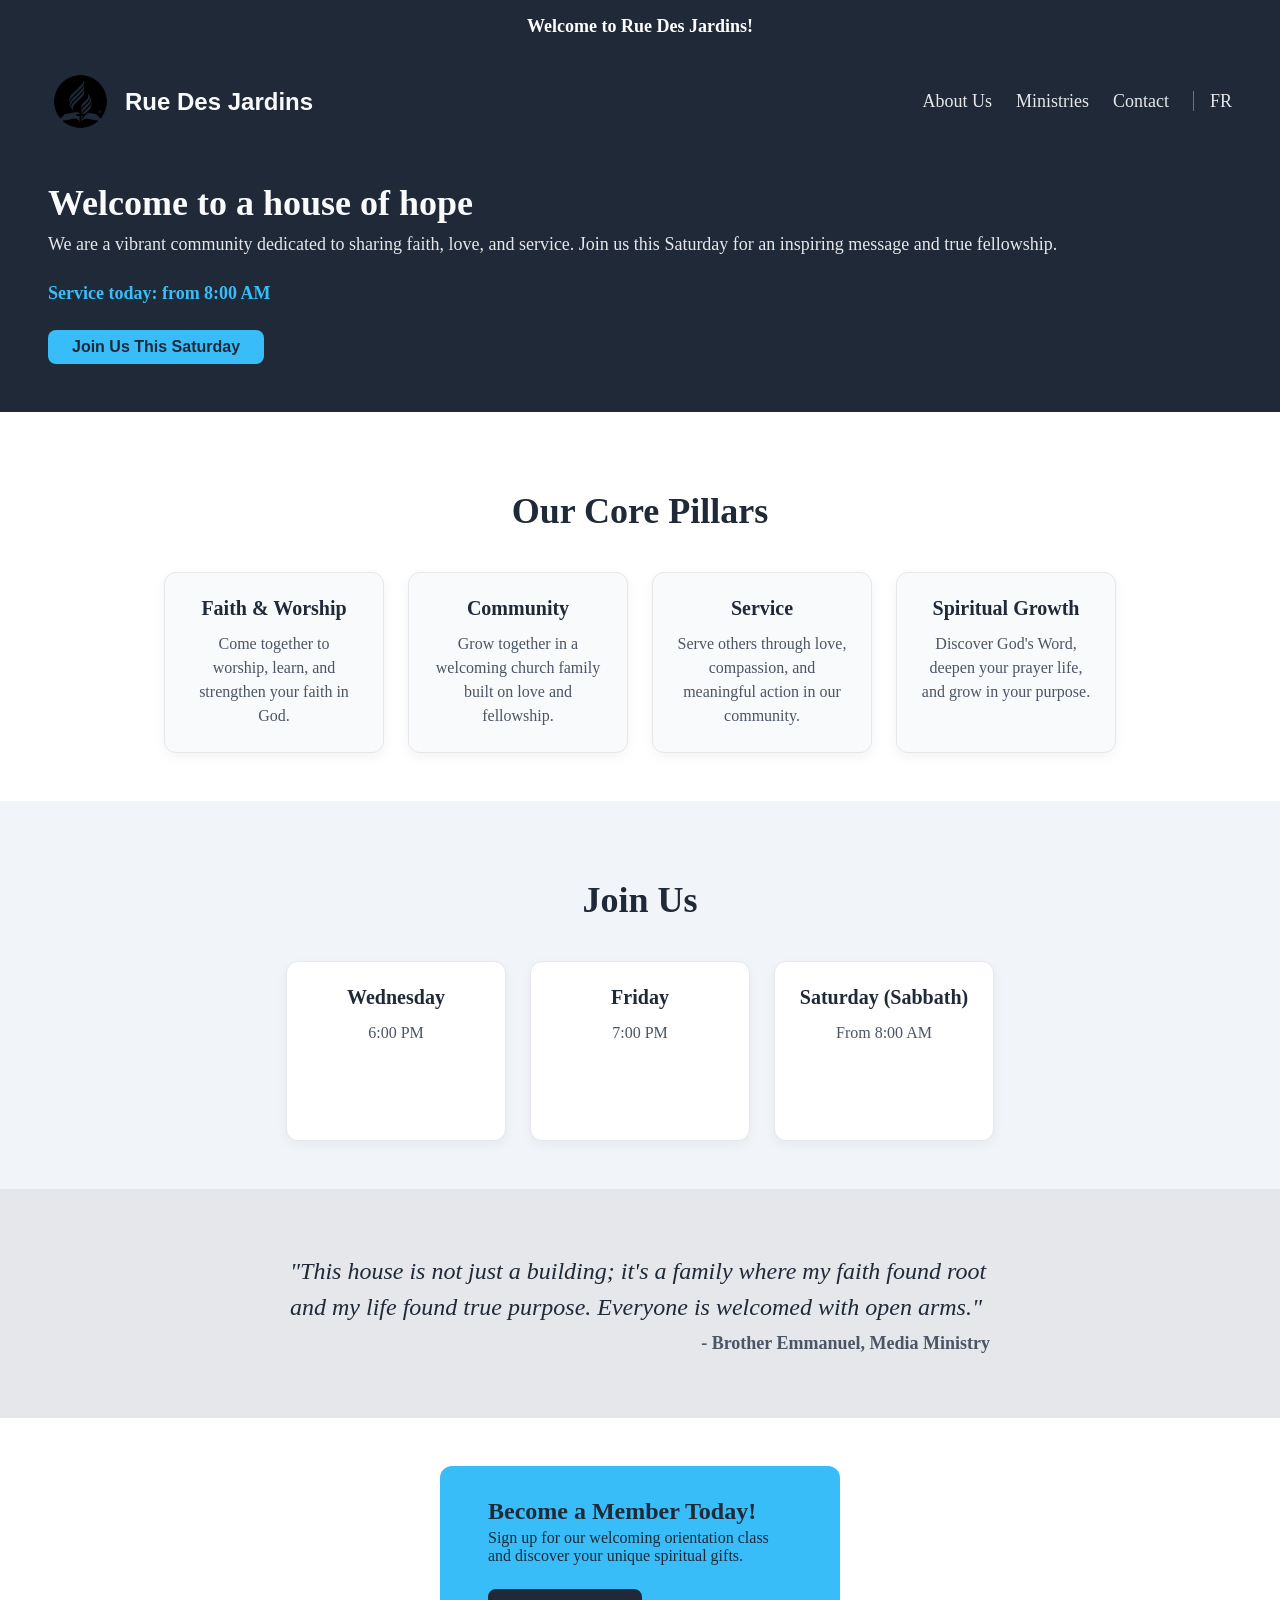
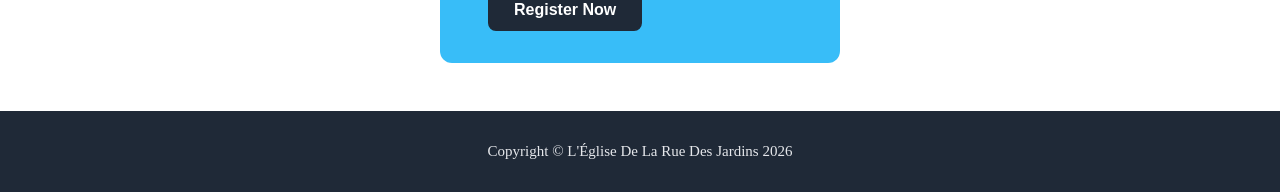
<file: index.html>
<!doctype html>
<html lang="en">
  <head>
    <meta charset="UTF-8" />
    <meta name="viewport" content="width=device-width, initial-scale=1.0" />
    <title>L'Église De La Rue Des Jardins</title>
    <link rel="stylesheet" href="style.css" />
  </head>

  <body>
    <!-- ==================== SECTION 1: DARK HERO CONTAINER ==================== -->
    <div id="welcome-banner"></div>

    <div class="hero-container">
      <div class="header">
        <div class="logo">
          <img
            src="sda-logo.png"
            alt="Seventh-day Adventist Logo"
            class="logo-icon"
          />
          <span class="logo-text">Rue Des Jardins</span>
        </div>

        <ul class="nav-links">
          <li><a href="about.html">About Us</a></li>
          <li><a href="ministries.html">Ministries</a></li>
          <li><a href="contact.html">Contact</a></li>
          <li><a href="index-fr.html" class="lang-switch">FR</a></li>
        </ul>
      </div>

      <div class="hero-content">
        <div class="hero-left">
          <h1>Welcome to a house of hope</h1>
          <p>
            We are a vibrant community dedicated to sharing faith, love, and
            service. Join us this Saturday for an inspiring message and true
            fellowship.
          </p>
          <p id="next-service"></p>
          <button class="hero-btn">Join Us This Saturday</button>
        </div>
      </div>
    </div>

    <!-- ==================== SECTION 2: INFORMATION GRID CONTAINER ==================== -->
    <div class="info-container" id="service-info">
      <h2>Our Core Pillars</h2>
      <div class="pillars-container">
        <div class="pillar-card">
          <h3>Faith & Worship</h3>
          <p>
            Come together to worship, learn, and strengthen your faith in God.
          </p>
        </div>

        <div class="pillar-card">
          <h3>Community</h3>
          <p>
            Grow together in a welcoming church family built on love and
            fellowship.
          </p>
        </div>

        <div class="pillar-card">
          <h3>Service</h3>
          <p>
            Serve others through love, compassion, and meaningful action in our
            community.
          </p>
        </div>

        <div class="pillar-card">
          <h3>Spiritual Growth</h3>
          <p>
            Discover God's Word, deepen your prayer life, and grow in your
            purpose.
          </p>
        </div>
      </div>
    </div>
    <div class="info-container service-times">
      <h2>Join Us</h2>
      <div class="pillars-container">
        <div class="pillar-card">
          <h3>Wednesday</h3>
          <p>6:00 PM</p>
        </div>
        <div class="pillar-card">
          <h3>Friday</h3>
          <p>7:00 PM</p>
        </div>
        <div class="pillar-card">
          <h3>Saturday (Sabbath)</h3>
          <p>From 8:00 AM</p>
        </div>
      </div>
    </div>
    <!-- ==================== SECTION 3: TESTIMONIAL CONTAINER ==================== -->
    <div class="quote-container">
      <div class="quote-box">
        <p class="quote-text">
          "This house is not just a building; it's a family where my faith found
          root and my life found true purpose. Everyone is welcomed with open
          arms."
        </p>
        <p class="quote-author">- Brother Emmanuel, Media Ministry</p>
      </div>
    </div>

    <!-- ==================== SECTION 4: CALL TO ACTION BANNER ==================== -->
    <div class="cta-container">
      <div class="cta-banner">
        <div class="cta-text">
          <h3>Become a Member Today!</h3>
          <p>
            Sign up for our welcoming orientation class and discover your unique
            spiritual gifts.
          </p>
        </div>
        <button class="cta-btn register-btn">Register Now</button>
      </div>
      <form class="registration-form">
        <input
          type="text"
          class="name-input"
          name="name"
          placeholder="Your name"
          required
        />

        <input
          type="email"
          class="email-input"
          name="email"
          placeholder="Your email"
          required
        />

        <button type="submit">Submit Registration</button>

        <p class="registration-message"></p>
      </form>
    </div>

    <!-- ==================== FINAL FLOOR: FOOTER CONTAINER ==================== -->
    <div class="footer">Copyright © L'Église De La Rue Des Jardins 2026</div>
    <script src="script.js"></script>
  </body>
</html>
</file>
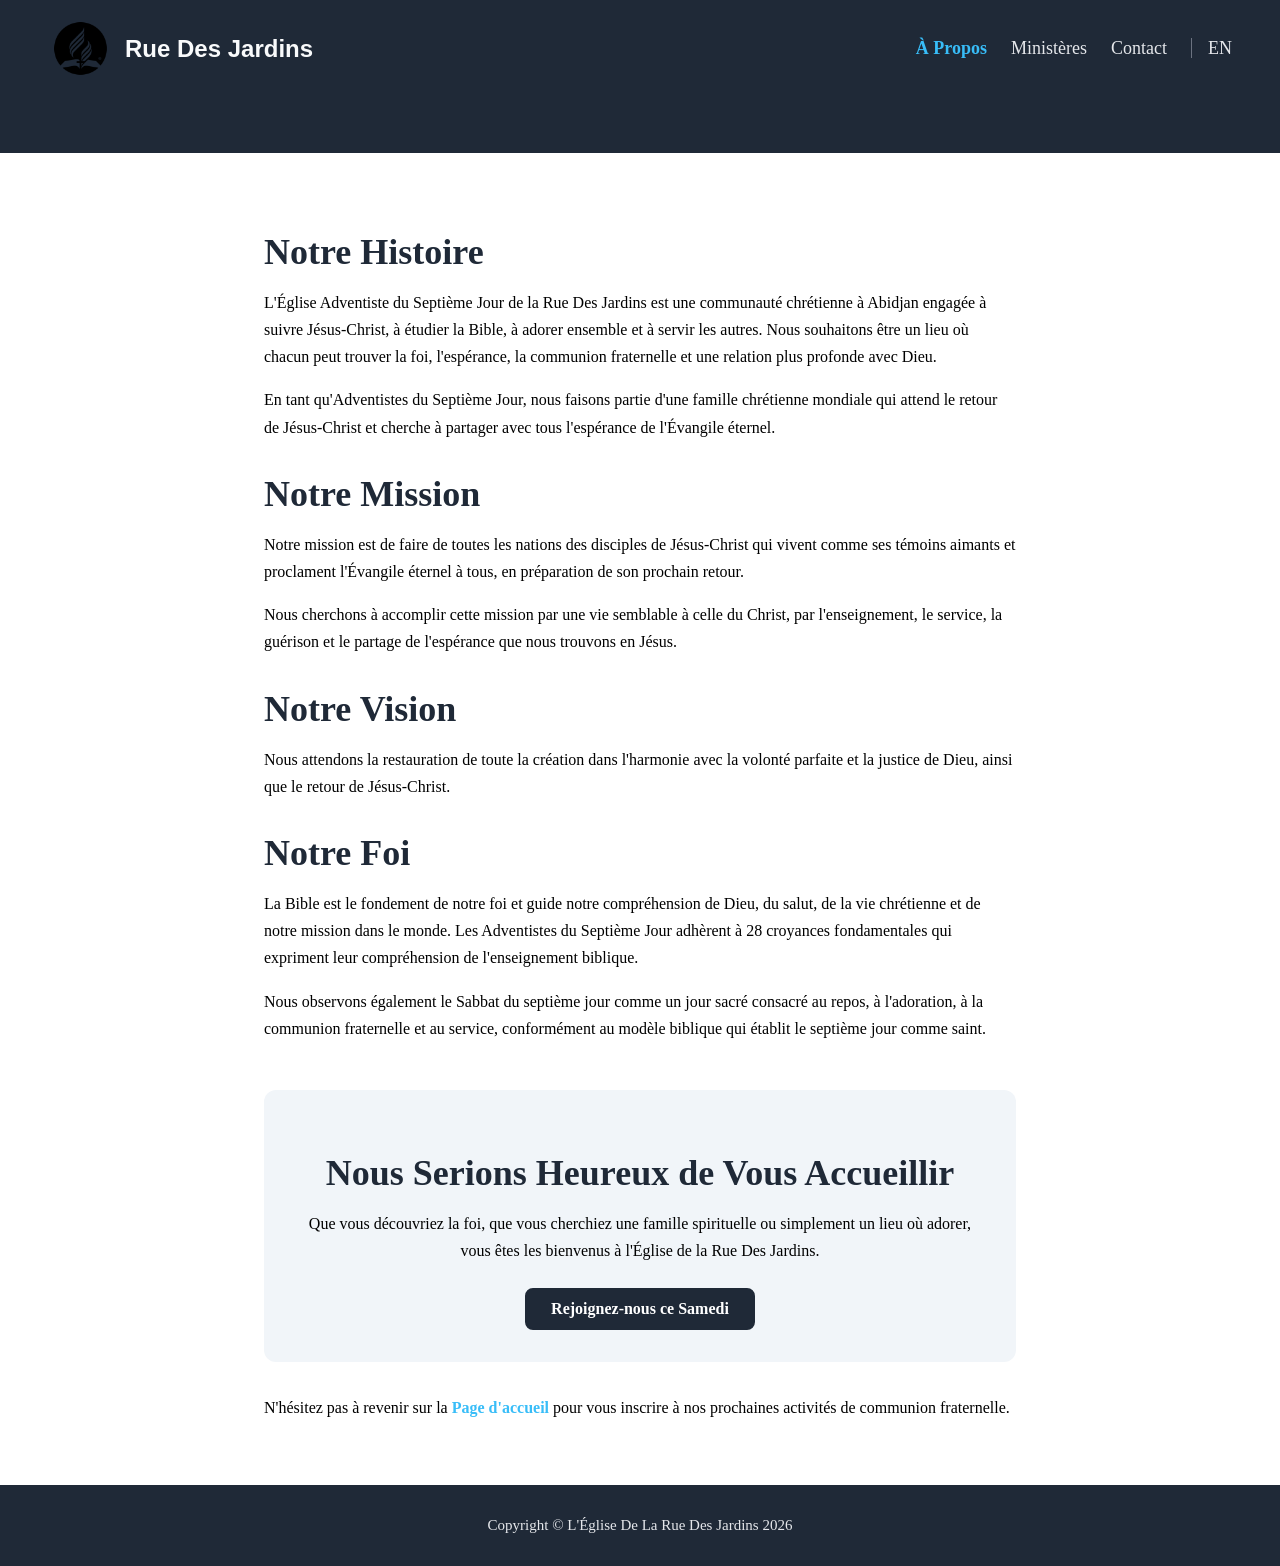
<file: about-fr.html>
<!doctype html>
<html lang="fr">
  <head>
    <meta charset="UTF-8" />
    <meta name="viewport" content="width=device-width, initial-scale=1.0" />
    <title>À Propos - Rue Des Jardins</title>
    <link rel="stylesheet" href="style.css" />
  </head>
  <body>
    <div class="hero-container page-header">
      <div class="header">
        <a href="index.html" class="logo">
          <img src="sda-logo.png" alt="SDA Logo" class="logo-icon" />
          <span class="logo-text">Rue Des Jardins</span>
        </a>
        <ul class="nav-links">
          <li><a href="about-fr.html">À Propos</a></li>
          <li><a href="ministries-fr.html">Ministères</a></li>
          <li><a href="contact-fr.html">Contact</a></li>
          <li><a href="about.html" class="lang-switch">EN</a></li>
        </ul>
      </div>
    </div>

    <div class="info-container about-content">
      <section>
        <h2>Notre Histoire</h2>
        <p>
          L'Église Adventiste du Septième Jour de la Rue Des Jardins est une
          communauté chrétienne à Abidjan engagée à suivre Jésus-Christ, à
          étudier la Bible, à adorer ensemble et à servir les autres. Nous
          souhaitons être un lieu où chacun peut trouver la foi, l'espérance, la
          communion fraternelle et une relation plus profonde avec Dieu.
        </p>
        <p>
          En tant qu'Adventistes du Septième Jour, nous faisons partie d'une
          famille chrétienne mondiale qui attend le retour de Jésus-Christ et
          cherche à partager avec tous l'espérance de l'Évangile éternel.
        </p>
      </section>

      <section>
        <h2>Notre Mission</h2>
        <p>
          Notre mission est de faire de toutes les nations des disciples de
          Jésus-Christ qui vivent comme ses témoins aimants et proclament
          l'Évangile éternel à tous, en préparation de son prochain retour.
        </p>
        <p>
          Nous cherchons à accomplir cette mission par une vie semblable à celle
          du Christ, par l'enseignement, le service, la guérison et le partage
          de l'espérance que nous trouvons en Jésus.
        </p>
      </section>

      <section>
        <h2>Notre Vision</h2>
        <p>
          Nous attendons la restauration de toute la création dans l'harmonie
          avec la volonté parfaite et la justice de Dieu, ainsi que le retour de
          Jésus-Christ.
        </p>
      </section>

      <section>
        <h2>Notre Foi</h2>
        <p>
          La Bible est le fondement de notre foi et guide notre compréhension de
          Dieu, du salut, de la vie chrétienne et de notre mission dans le
          monde. Les Adventistes du Septième Jour adhèrent à 28 croyances
          fondamentales qui expriment leur compréhension de l'enseignement
          biblique.
        </p>
        <p>
          Nous observons également le Sabbat du septième jour comme un jour
          sacré consacré au repos, à l'adoration, à la communion fraternelle et
          au service, conformément au modèle biblique qui établit le septième
          jour comme saint.
        </p>
      </section>

      <section class="about-cta">
        <h2>Nous Serions Heureux de Vous Accueillir</h2>
        <p>
          Que vous découvriez la foi, que vous cherchiez une famille spirituelle
          ou simplement un lieu où adorer, vous êtes les bienvenus à l'Église de
          la Rue Des Jardins.
        </p>
        <a href="index-fr.html" class="cta-btn">Rejoignez-nous ce Samedi</a>
      </section>

      <p>
        N'hésitez pas à revenir sur la
        <a href="index-fr.html" class="home-link">Page d'accueil</a>
        pour vous inscrire à nos prochaines activités de communion fraternelle.
      </p>
    </div>

    <div class="footer">Copyright © L'Église De La Rue Des Jardins 2026</div>
    <script src="script.js"></script>
  </body>
</html>
</file>
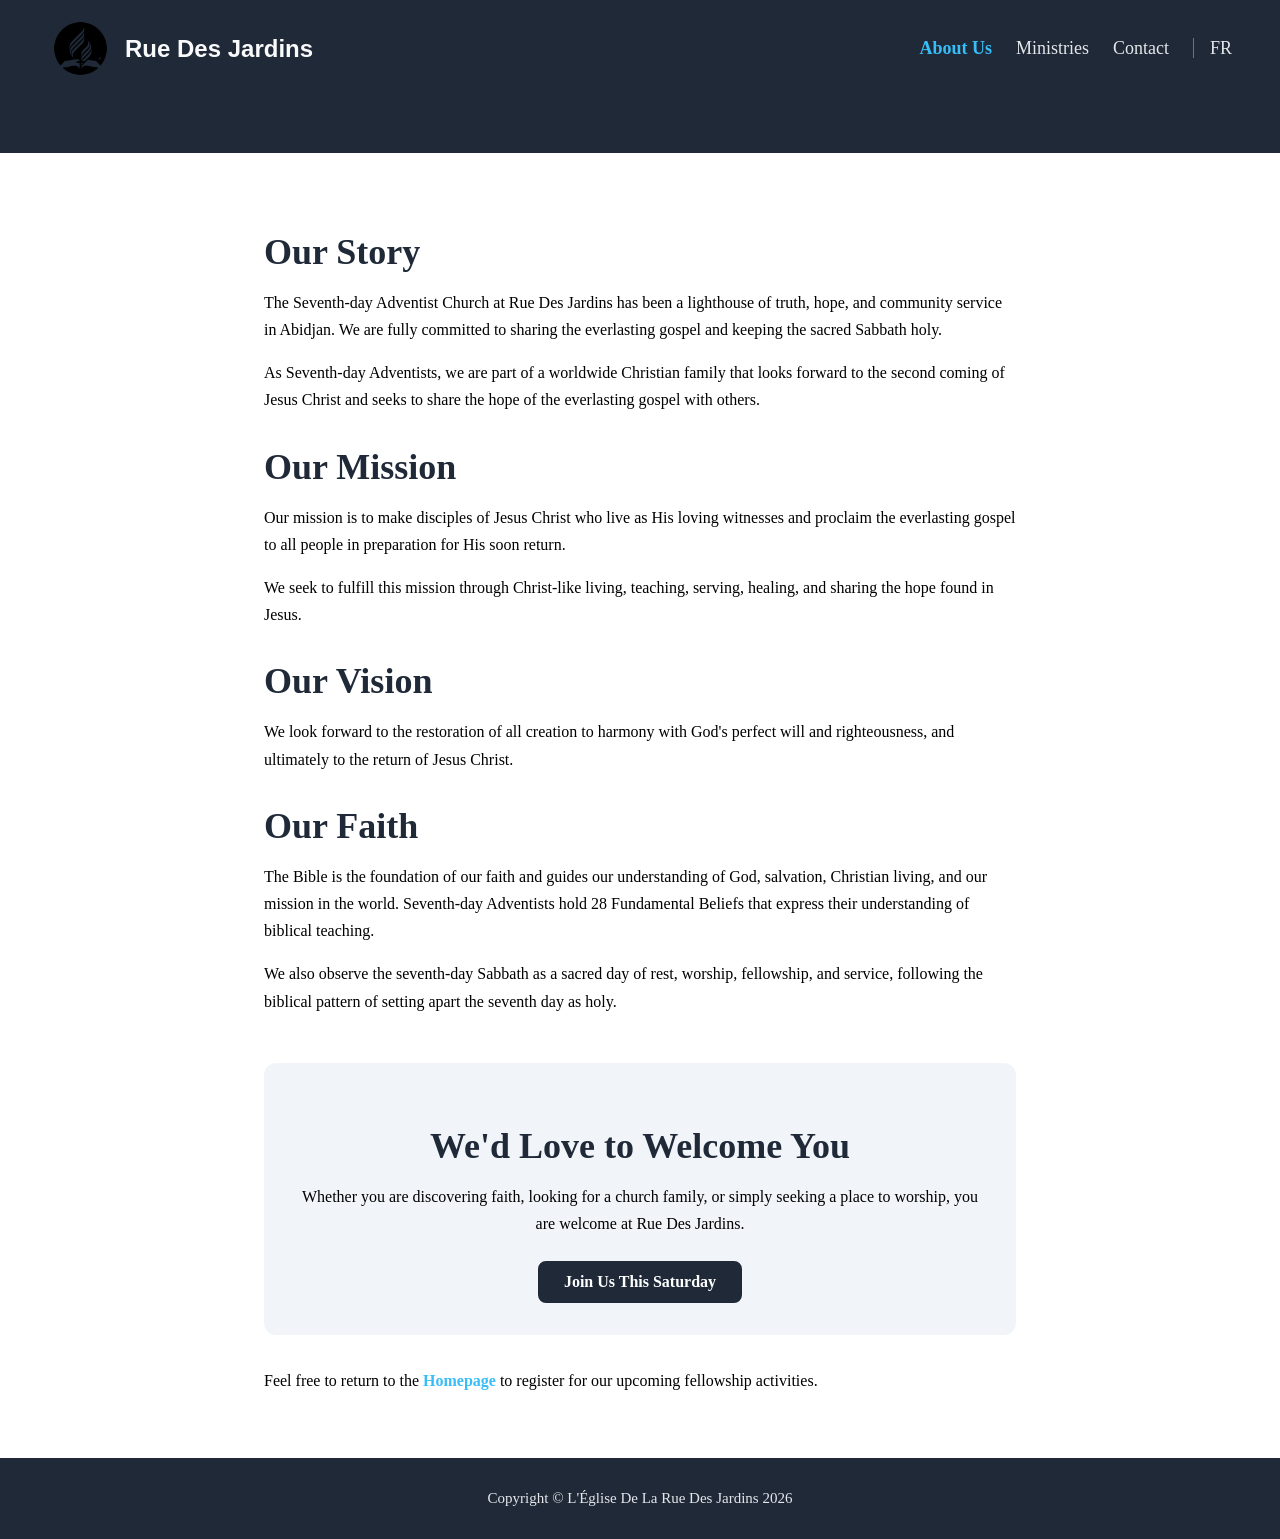
<file: about.html>
<!doctype html>
<html lang="en">
  <head>
    <meta charset="UTF-8" />
    <meta name="viewport" content="width=device-width, initial-scale=1.0" />
    <title>About Us - Rue Des Jardins</title>
    <link rel="stylesheet" href="style.css" />
  </head>
  <body>
    <div class="hero-container page-header">
      <div class="header">
        <a href="index.html" class="logo">
          <img src="sda-logo.png" alt="SDA Logo" class="logo-icon" />
          <span class="logo-text">Rue Des Jardins</span>
        </a>

        <ul class="nav-links">
          <li><a href="about.html">About Us</a></li>
          <li><a href="ministries.html">Ministries</a></li>
          <li><a href="contact.html">Contact</a></li>
          <li><a href="about-fr.html" class="lang-switch">FR</a></li>
        </ul>
      </div>
    </div>

    <div class="info-container about-content">
      <section>
        <h2>Our Story</h2>
        <p>
          The Seventh-day Adventist Church at Rue Des Jardins has been a
          lighthouse of truth, hope, and community service in Abidjan. We are
          fully committed to sharing the everlasting gospel and keeping the
          sacred Sabbath holy.
        </p>

        <p>
          As Seventh-day Adventists, we are part of a worldwide Christian family
          that looks forward to the second coming of Jesus Christ and seeks to
          share the hope of the everlasting gospel with others.
        </p>
      </section>

      <section>
        <h2>Our Mission</h2>
        <p>
          Our mission is to make disciples of Jesus Christ who live as His
          loving witnesses and proclaim the everlasting gospel to all people in
          preparation for His soon return.
        </p>
        <p>
          We seek to fulfill this mission through Christ-like living, teaching,
          serving, healing, and sharing the hope found in Jesus.
        </p>
      </section>

      <section>
        <h2>Our Vision</h2>
        <p>
          We look forward to the restoration of all creation to harmony with
          God's perfect will and righteousness, and ultimately to the return of
          Jesus Christ.
        </p>
      </section>

      <section>
        <h2>Our Faith</h2>
        <p>
          The Bible is the foundation of our faith and guides our understanding
          of God, salvation, Christian living, and our mission in the world.
          Seventh-day Adventists hold 28 Fundamental Beliefs that express their
          understanding of biblical teaching.
        </p>
        <p>
          We also observe the seventh-day Sabbath as a sacred day of rest,
          worship, fellowship, and service, following the biblical pattern of
          setting apart the seventh day as holy.
        </p>
      </section>

      <section class="about-cta">
        <h2>We'd Love to Welcome You</h2>
        <p>
          Whether you are discovering faith, looking for a church family, or
          simply seeking a place to worship, you are welcome at Rue Des Jardins.
        </p>
        <a href="index.html" class="cta-btn">Join Us This Saturday</a>
      </section>

      <p>
        Feel free to return to the
        <a href="index.html" class="home-link">Homepage</a>
        to register for our upcoming fellowship activities.
      </p>
    </div>

    <div class="footer">Copyright © L'Église De La Rue Des Jardins 2026</div>
  <script src="script.js"></script>
  </body>
</html>
</file>
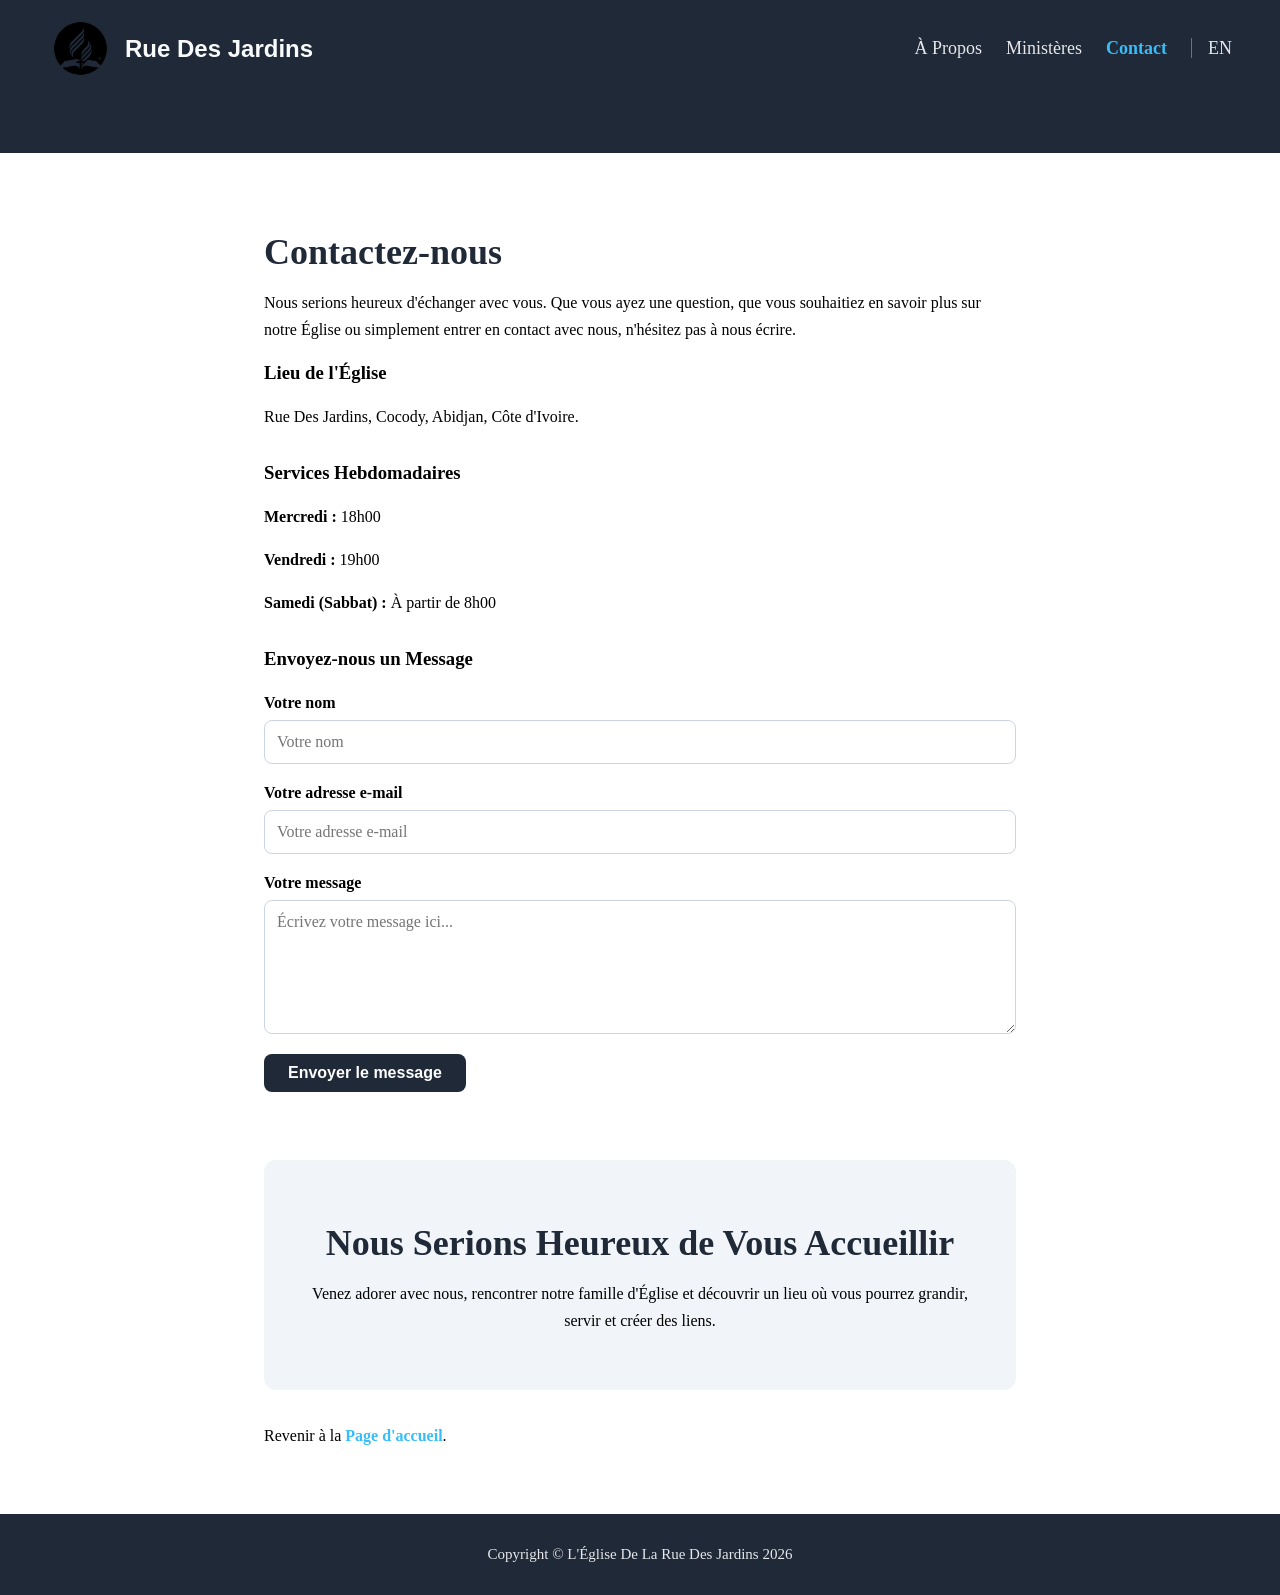
<file: contact-fr.html>
<!doctype html>
<html lang="fr">
  <head>
    <meta charset="UTF-8" />
    <meta name="viewport" content="width=device-width, initial-scale=1.0" />
    <title>Contactez-nous - Rue Des Jardins</title>
    <link rel="stylesheet" href="style.css" />
  </head>
  <body>
    <div class="hero-container page-header">
      <div class="header">
        <a href="index.html" class="logo">
          <img src="sda-logo.png" alt="SDA Logo" class="logo-icon" />
          <span class="logo-text">Rue Des Jardins</span>
        </a>
        <ul class="nav-links">
          <li><a href="about-fr.html">À Propos</a></li>
          <li><a href="ministries-fr.html">Ministères</a></li>
          <li><a href="contact-fr.html">Contact</a></li>
          <li><a href="contact.html" class="lang-switch">EN</a></li>
        </ul>
      </div>
    </div>

    <div class="info-container about-content">
      <h2>Contactez-nous</h2>

      <p>
        Nous serions heureux d'échanger avec vous. Que vous ayez une question,
        que vous souhaitiez en savoir plus sur notre Église ou simplement entrer
        en contact avec nous, n'hésitez pas à nous écrire.
      </p>

      <section>
        <h3>Lieu de l'Église</h3>

        <p>Rue Des Jardins, Cocody, Abidjan, Côte d'Ivoire.</p>
      </section>

      <section>
        <h3>Services Hebdomadaires</h3>

        <p><strong>Mercredi :</strong> 18h00</p>

        <p><strong>Vendredi :</strong> 19h00</p>

        <p><strong>Samedi (Sabbat) :</strong> À partir de 8h00</p>
      </section>

      <section>
        <h3>Envoyez-nous un Message</h3>

        <form class="contact-form">
          <div>
            <label for="contact-name">Votre nom</label>
            <input
              type="text"
              id="contact-name"
              name="name"
              placeholder="Votre nom"
              required
            />
          </div>

          <div>
            <label for="contact-email">Votre adresse e-mail</label>
            <input
              type="email"
              id="contact-email"
              name="email"
              placeholder="Votre adresse e-mail"
              required
            />
          </div>

          <div>
            <label for="contact-message">Votre message</label>
            <textarea
              id="contact-message"
              name="message"
              rows="6"
              placeholder="Écrivez votre message ici..."
              required
            ></textarea>
          </div>

          <button type="submit" class="cta-btn">Envoyer le message</button>

          <p class="contact-message"></p>
        </form>
      </section>

      <section class="about-cta">
        <h2>Nous Serions Heureux de Vous Accueillir</h2>

        <p>
          Venez adorer avec nous, rencontrer notre famille d'Église et découvrir
          un lieu où vous pourrez grandir, servir et créer des liens.
        </p>
      </section>

      <p>
        Revenir à la
        <a href="index-fr.html" class="home-link">Page d'accueil</a>.
      </p>
    </div>

    <div class="footer">Copyright © L'Église De La Rue Des Jardins 2026</div>
    <script src="script.js"></script>
  </body>
</html>
</file>
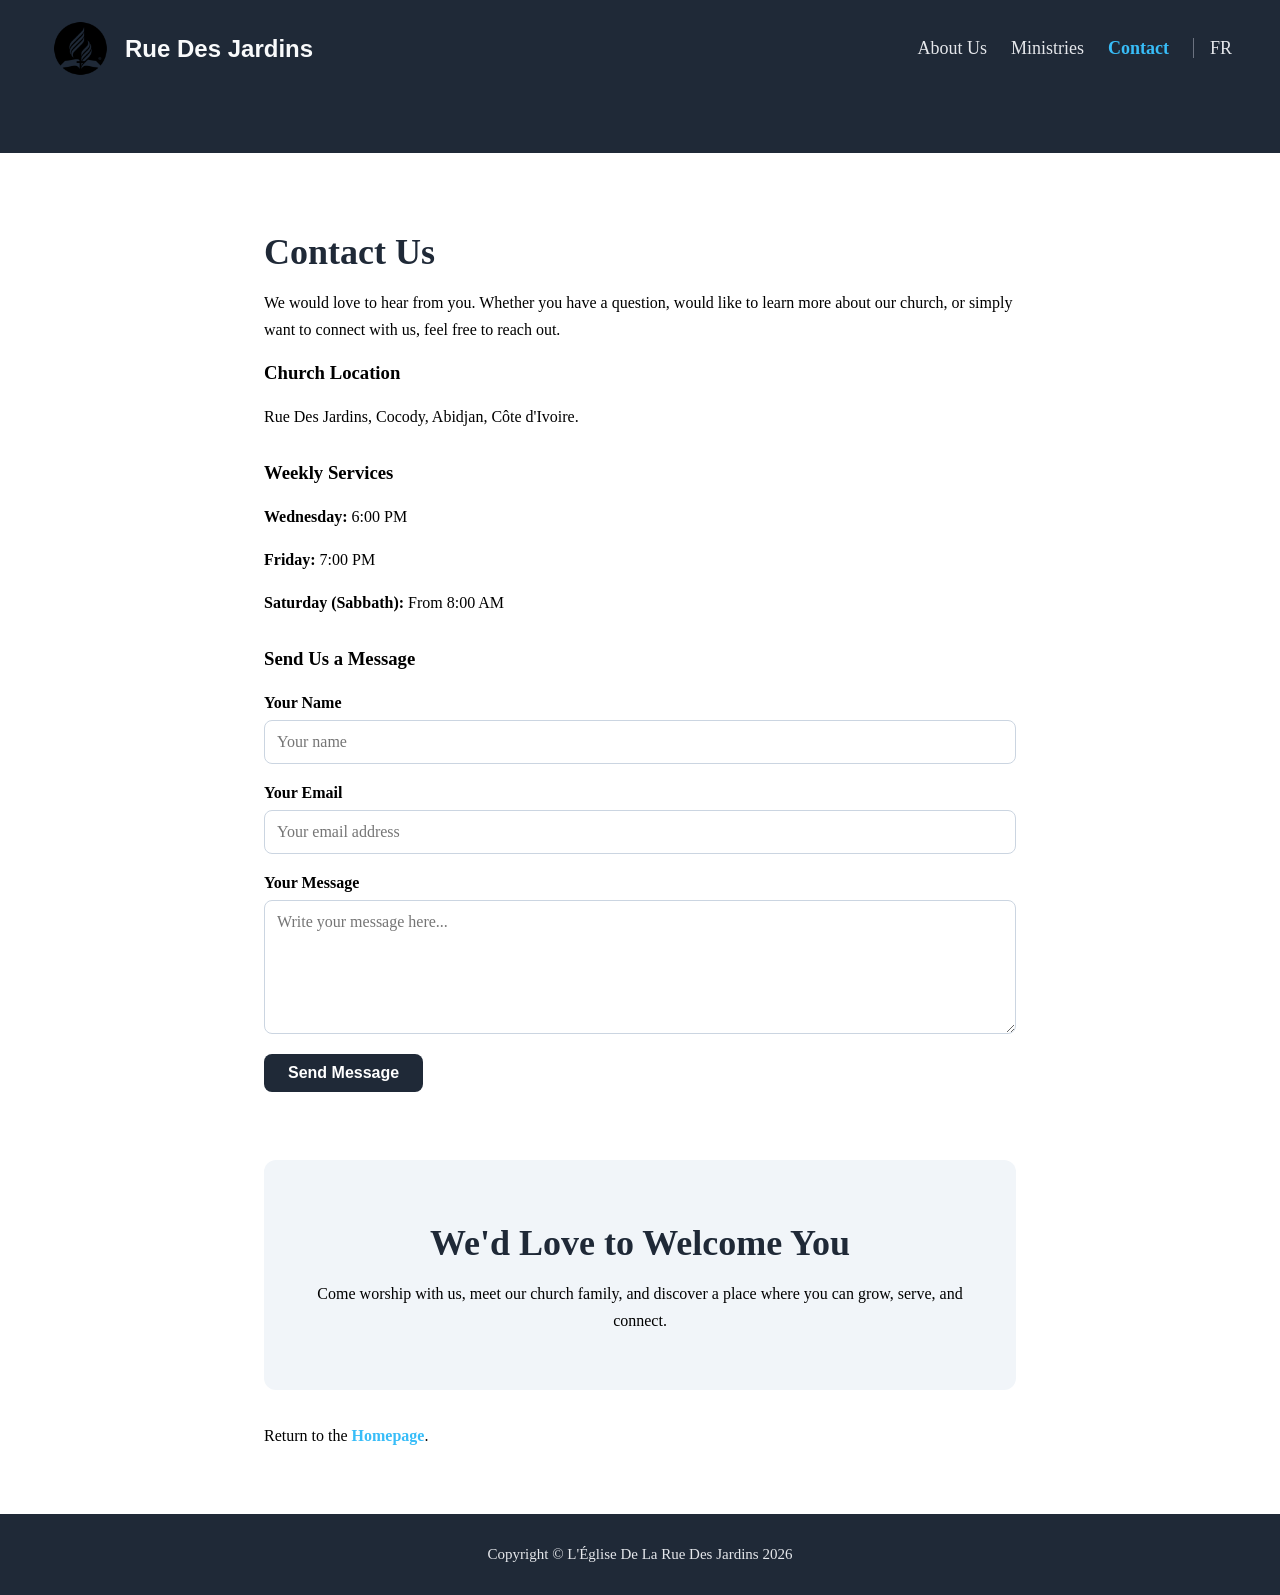
<file: contact.html>
<!doctype html>
<html lang="en">
  <head>
    <meta charset="UTF-8" />
    <meta name="viewport" content="width=device-width, initial-scale=1.0" />
    <title>Contact Us - Rue Des Jardins</title>
    <link rel="stylesheet" href="style.css" />
  </head>
  <body>
    <div class="hero-container page-header">
      <div class="header">
        <a href="index.html" class="logo">
          <img src="sda-logo.png" alt="SDA Logo" class="logo-icon" />
          <span class="logo-text">Rue Des Jardins</span>
        </a>
        <ul class="nav-links">
          <li><a href="about.html">About Us</a></li>
          <li><a href="ministries.html">Ministries</a></li>
          <li><a href="contact.html">Contact</a></li>
          <li><a href="contact-fr.html" class="lang-switch">FR</a></li>
        </ul>
      </div>
    </div>

    <div class="info-container about-content">
      <h2>Contact Us</h2>

      <p>
        We would love to hear from you. Whether you have a question, would like
        to learn more about our church, or simply want to connect with us, feel
        free to reach out.
      </p>

      <section>
        <h3>Church Location</h3>

        <p>Rue Des Jardins, Cocody, Abidjan, Côte d'Ivoire.</p>
      </section>

      <section>
        <h3>Weekly Services</h3>

        <p><strong>Wednesday:</strong> 6:00 PM</p>

        <p><strong>Friday:</strong> 7:00 PM</p>

        <p><strong>Saturday (Sabbath):</strong> From 8:00 AM</p>
      </section>

      <section>
        <h3>Send Us a Message</h3>

        <form class="contact-form">
          <div>
            <label for="contact-name">Your Name</label>
            <input
              type="text"
              id="contact-name"
              name="name"
              placeholder="Your name"
              required
            />
          </div>

          <div>
            <label for="contact-email">Your Email</label>
            <input
              type="email"
              id="contact-email"
              name="email"
              placeholder="Your email address"
              required
            />
          </div>

          <div>
            <label for="contact-message">Your Message</label>
            <textarea
              id="contact-message"
              name="message"
              rows="6"
              placeholder="Write your message here..."
              required
            ></textarea>
          </div>

          <button type="submit" class="cta-btn">Send Message</button>

          <p class="contact-message"></p>
        </form>
      </section>

      <section class="about-cta">
        <h2>We'd Love to Welcome You</h2>

        <p>
          Come worship with us, meet our church family, and discover a place
          where you can grow, serve, and connect.
        </p>
      </section>
      <p>
        Return to the
        <a href="index.html" class="home-link">Homepage</a>.
      </p>
    </div>
    <div class="footer">Copyright © L'Église De La Rue Des Jardins 2026</div>
    <script src="script.js"></script>
  </body>
</html>
</file>
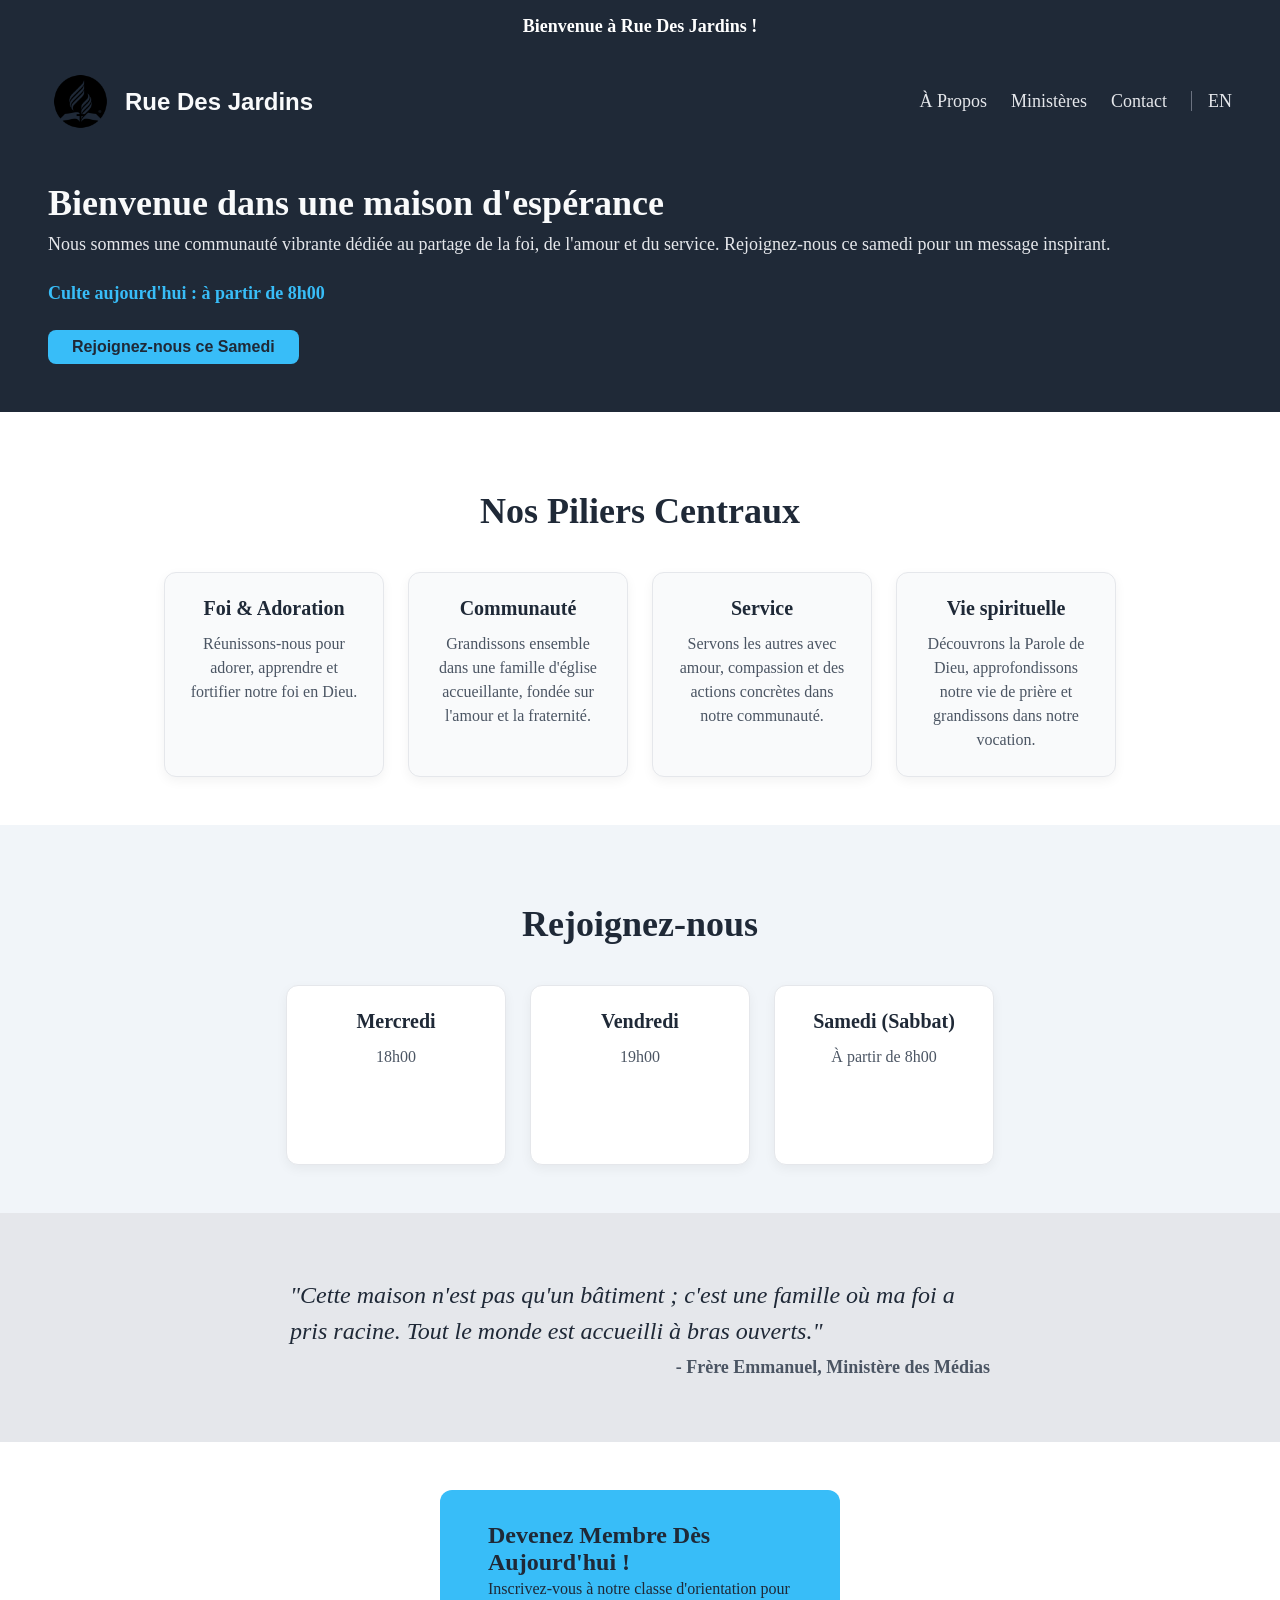
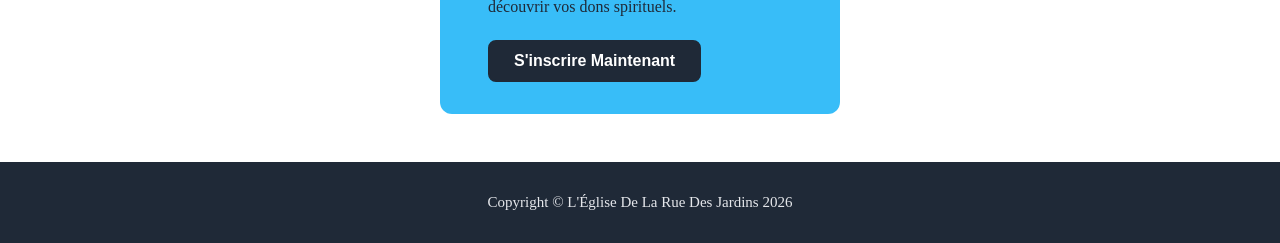
<file: index-fr.html>
<!doctype html>
<html lang="fr">
  <head>
    <meta charset="UTF-8" />
    <meta name="viewport" content="width=device-width, initial-scale=1.0" />
    <title>L'Église De La Rue Des Jardins</title>
    <link rel="stylesheet" href="style.css" />
  </head>

  <body>
    <!-- ==================== SECTION 1: DARK HERO CONTAINER ==================== -->
    <div id="welcome-banner"></div>

    <div class="hero-container">
      <div class="header">
        <a href="index-fr.html" class="logo">
          <img src="sda-logo.png" alt="SDA Logo" class="logo-icon" />
          <span class="logo-text">Rue Des Jardins</span>
        </a>

        <ul class="nav-links">
          <li><a href="about-fr.html">À Propos</a></li>
          <li><a href="ministries-fr.html">Ministères</a></li>
          <li><a href="contact-fr.html">Contact</a></li>
          <li><a href="index.html" class="lang-switch">EN</a></li>
        </ul>
      </div>

      <div class="hero-content">
        <div class="hero-left">
          <h1>Bienvenue dans une maison d'espérance</h1>
          <p>
            Nous sommes une communauté vibrante dédiée au partage de la foi, de
            l'amour et du service. Rejoignez-nous ce samedi pour un message
            inspirant.
          </p>

          <p id="next-service"></p>

          <button class="hero-btn">Rejoignez-nous ce Samedi</button>
        </div>
      </div>
    </div>

    <!-- ==================== SECTION 2: INFORMATION GRID CONTAINER ==================== -->
    <div class="info-container" id="service-info">
      <h2>Nos Piliers Centraux</h2>
      <div class="pillars-container">
        <div class="pillar-card">
          <h3>Foi & Adoration</h3>
          <p>
            Réunissons-nous pour adorer, apprendre et fortifier notre foi en
            Dieu.
          </p>
        </div>

        <div class="pillar-card">
          <h3>Communauté</h3>
          <p>
            Grandissons ensemble dans une famille d'église accueillante, fondée
            sur l'amour et la fraternité.
          </p>
        </div>

        <div class="pillar-card">
          <h3>Service</h3>
          <p>
            Servons les autres avec amour, compassion et des actions concrètes
            dans notre communauté.
          </p>
        </div>

        <div class="pillar-card">
          <h3>Vie spirituelle</h3>
          <p>
            Découvrons la Parole de Dieu, approfondissons notre vie de prière et
            grandissons dans notre vocation.
          </p>
        </div>
      </div>
    </div>

    <div class="info-container service-times">
      <h2>Rejoignez-nous</h2>
      <div class="pillars-container">
        <div class="pillar-card">
          <h3>Mercredi</h3>
          <p>18h00</p>
        </div>
        <div class="pillar-card">
          <h3>Vendredi</h3>
          <p>19h00</p>
        </div>
        <div class="pillar-card">
          <h3>Samedi (Sabbat)</h3>
          <p>À partir de 8h00</p>
        </div>
      </div>
    </div>

    <!-- ==================== SECTION 3: TESTIMONIAL CONTAINER ==================== -->
    <div class="quote-container">
      <div class="quote-box">
        <p class="quote-text">
          "Cette maison n'est pas qu'un bâtiment ; c'est une famille où ma foi a
          pris racine. Tout le monde est accueilli à bras ouverts."
        </p>
        <p class="quote-author">- Frère Emmanuel, Ministère des Médias</p>
      </div>
    </div>

    <!-- ==================== SECTION 4: CALL TO ACTION BANNER ==================== -->
    <div class="cta-container">
      <div class="cta-banner">
        <div class="cta-text">
          <h3>Devenez Membre Dès Aujourd'hui !</h3>
          <p>
            Inscrivez-vous à notre classe d'orientation pour découvrir vos dons
            spirituels.
          </p>
        </div>
        <button class="cta-btn register-btn">S'inscrire Maintenant</button>
      </div>

      <form class="registration-form">
        <input
          type="text"
          class="name-input"
          name="name"
          placeholder="Votre nom"
          required
        />

        <input
          type="email"
          class="email-input"
          name="email"
          placeholder="Votre adresse e-mail"
          required
        />

        <button type="submit">Envoyer l'inscription</button>

        <p class="registration-message"></p>
      </form>
    </div>
    <!-- ==================== FINAL FLOOR: FOOTER CONTAINER ==================== -->
    <div class="footer">Copyright © L'Église De La Rue Des Jardins 2026</div>
    <script src="script.js"></script>
  </body>
</html>
</file>
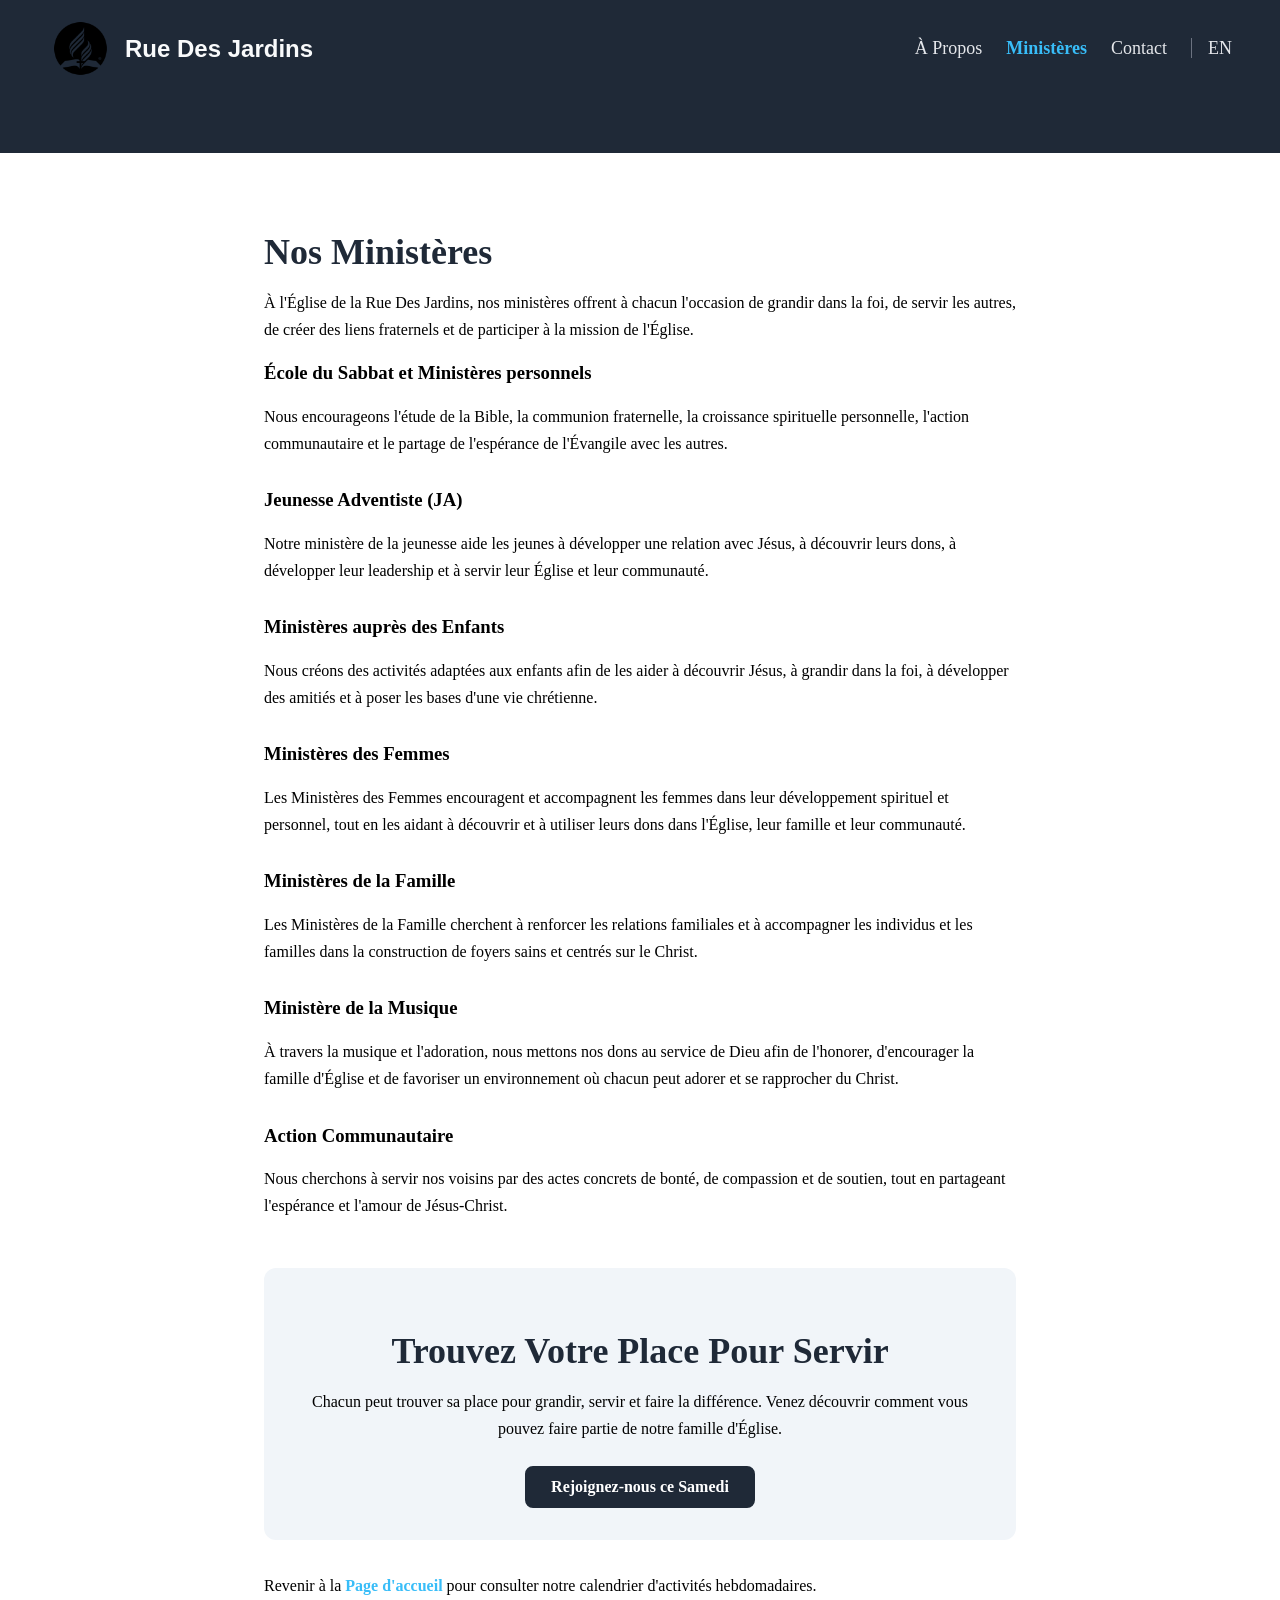
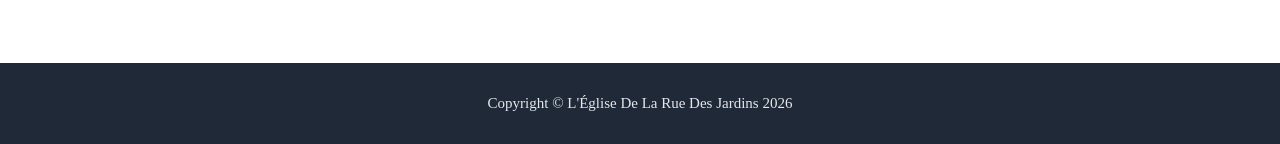
<file: ministries-fr.html>
<!doctype html>
<html lang="fr">
  <head>
    <meta charset="UTF-8" />
    <meta name="viewport" content="width=device-width, initial-scale=1.0" />
    <title>Ministères - Rue Des Jardins</title>
    <link rel="stylesheet" href="style.css" />
  </head>
  <body>
    <div class="hero-container page-header">
      <div class="header">
        <a href="index.html" class="logo">
          <img src="sda-logo.png" alt="SDA Logo" class="logo-icon" />
          <span class="logo-text">Rue Des Jardins</span>
        </a>
        <ul class="nav-links">
          <li><a href="about-fr.html">À Propos</a></li>
          <li><a href="ministries-fr.html">Ministères</a></li>
          <li><a href="contact-fr.html">Contact</a></li>
          <li><a href="ministries.html" class="lang-switch">EN</a></li>
        </ul>
      </div>
    </div>

    <div class="info-container about-content">
      <h2>Nos Ministères</h2>

      <p>
        À l'Église de la Rue Des Jardins, nos ministères offrent à chacun
        l'occasion de grandir dans la foi, de servir les autres, de créer des
        liens fraternels et de participer à la mission de l'Église.
      </p>

      <section>
        <h3>École du Sabbat et Ministères personnels</h3>
        <p>
          Nous encourageons l'étude de la Bible, la communion fraternelle, la
          croissance spirituelle personnelle, l'action communautaire et le
          partage de l'espérance de l'Évangile avec les autres.
        </p>
      </section>

      <section>
        <h3>Jeunesse Adventiste (JA)</h3>
        <p>
          Notre ministère de la jeunesse aide les jeunes à développer une
          relation avec Jésus, à découvrir leurs dons, à développer leur
          leadership et à servir leur Église et leur communauté.
        </p>
      </section>

      <section>
        <h3>Ministères auprès des Enfants</h3>
        <p>
          Nous créons des activités adaptées aux enfants afin de les aider à
          découvrir Jésus, à grandir dans la foi, à développer des amitiés et à
          poser les bases d'une vie chrétienne.
        </p>
      </section>

      <section>
        <h3>Ministères des Femmes</h3>
        <p>
          Les Ministères des Femmes encouragent et accompagnent les femmes dans
          leur développement spirituel et personnel, tout en les aidant à
          découvrir et à utiliser leurs dons dans l'Église, leur famille et leur
          communauté.
        </p>
      </section>

      <section>
        <h3>Ministères de la Famille</h3>
        <p>
          Les Ministères de la Famille cherchent à renforcer les relations
          familiales et à accompagner les individus et les familles dans la
          construction de foyers sains et centrés sur le Christ.
        </p>
      </section>

      <section>
        <h3>Ministère de la Musique</h3>
        <p>
          À travers la musique et l'adoration, nous mettons nos dons au service
          de Dieu afin de l'honorer, d'encourager la famille d'Église et de
          favoriser un environnement où chacun peut adorer et se rapprocher du
          Christ.
        </p>
      </section>

      <section>
        <h3>Action Communautaire</h3>
        <p>
          Nous cherchons à servir nos voisins par des actes concrets de bonté,
          de compassion et de soutien, tout en partageant l'espérance et l'amour
          de Jésus-Christ.
        </p>
      </section>

      <section class="about-cta">
        <h2>Trouvez Votre Place Pour Servir</h2>
        <p>
          Chacun peut trouver sa place pour grandir, servir et faire la
          différence. Venez découvrir comment vous pouvez faire partie de notre
          famille d'Église.
        </p>
        <a href="index-fr.html" class="cta-btn">Rejoignez-nous ce Samedi</a>
      </section>

      <p>
        Revenir à la
        <a href="index-fr.html" class="home-link">Page d'accueil</a>
        pour consulter notre calendrier d'activités hebdomadaires.
      </p>
    </div>

    <div class="footer">Copyright © L'Église De La Rue Des Jardins 2026</div>
  <script src="script.js"></script>
  </body>
</html>
</file>
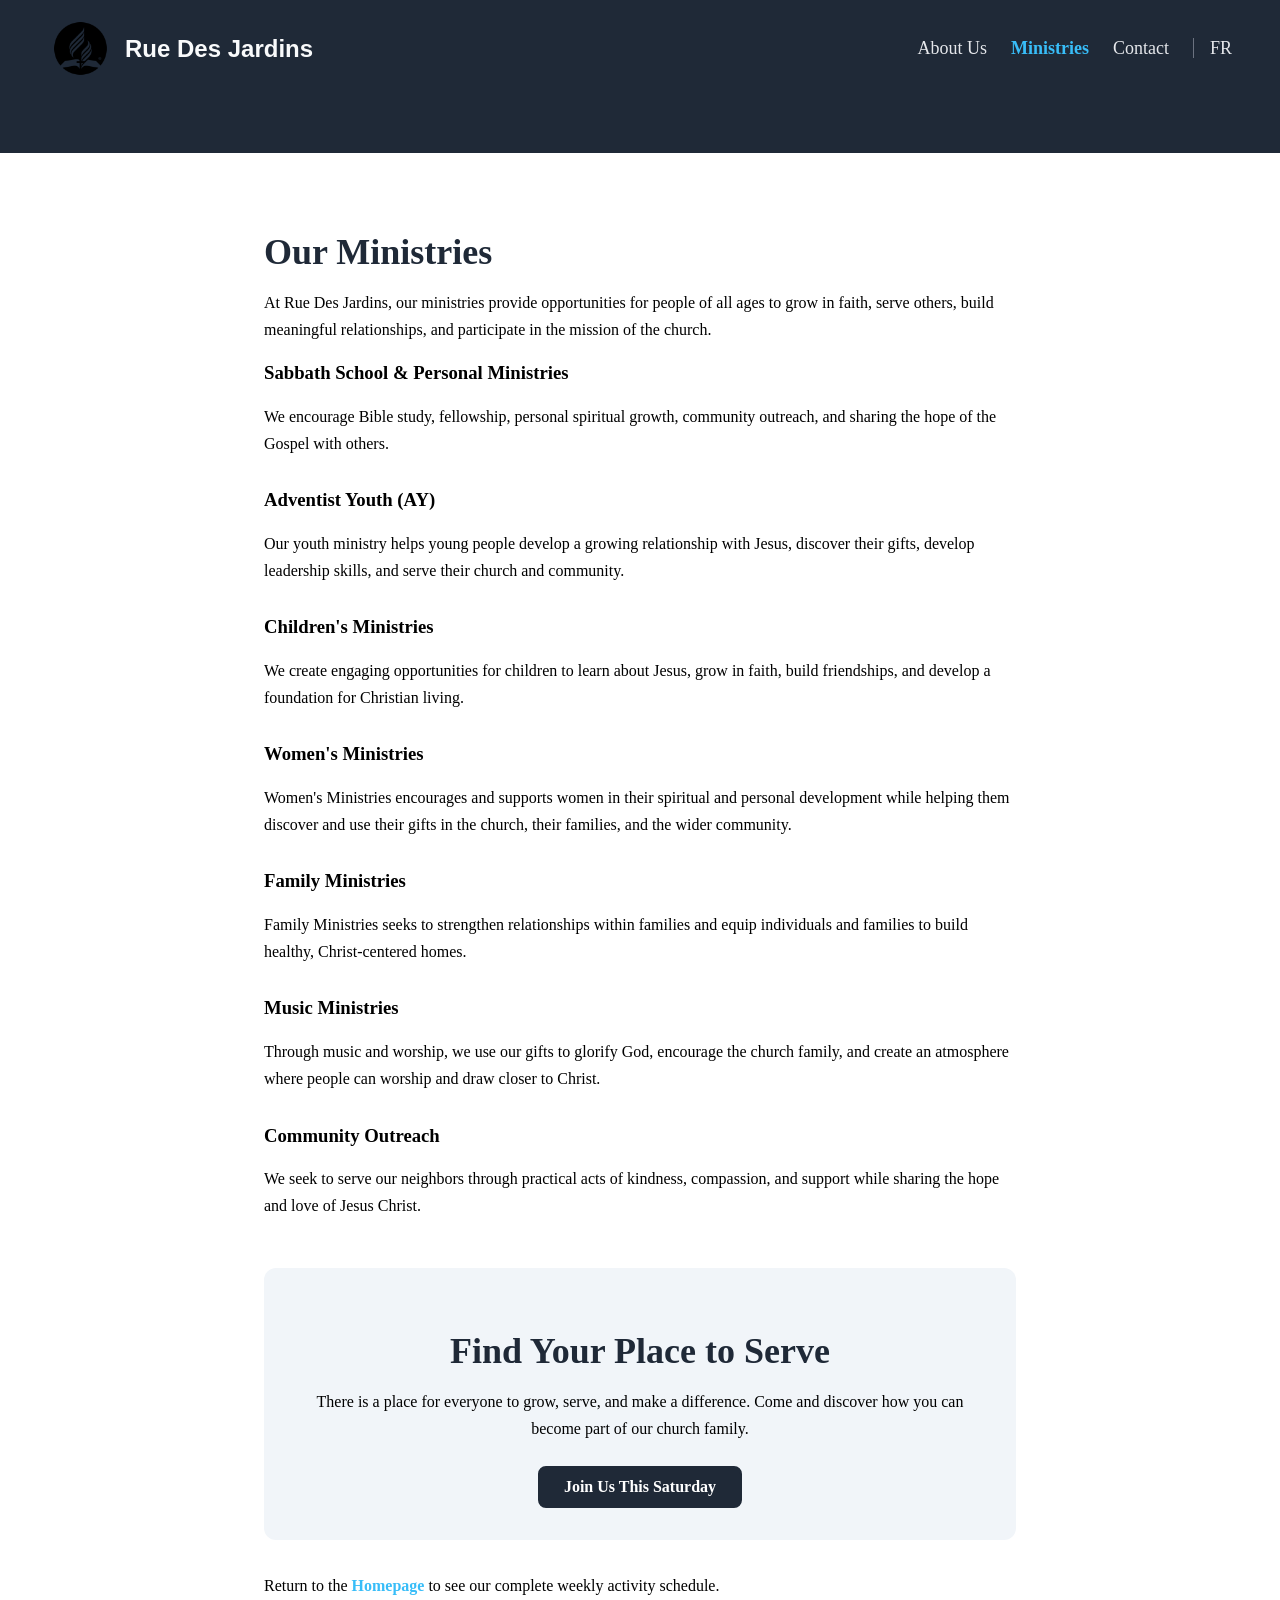
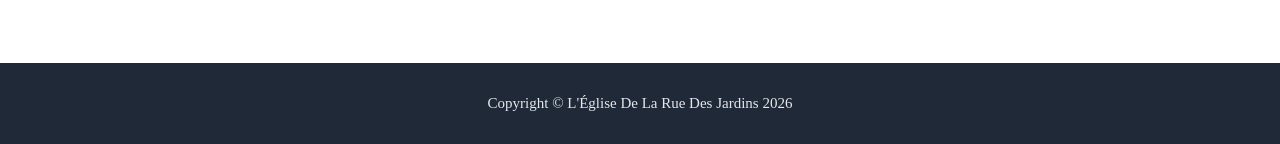
<file: ministries.html>
<!doctype html>
<html lang="en">
  <head>
    <meta charset="UTF-8" />
    <meta name="viewport" content="width=device-width, initial-scale=1.0" />
    <title>Ministries - Rue Des Jardins</title>
    <link rel="stylesheet" href="style.css" />
  </head>
  <body>
    <div class="hero-container page-header">
      <div class="header">
        <a href="index.html" class="logo">
          <img src="sda-logo.png" alt="SDA Logo" class="logo-icon" />
          <span class="logo-text">Rue Des Jardins</span>
        </a>

        <ul class="nav-links">
          <li><a href="about.html">About Us</a></li>
          <li><a href="ministries.html">Ministries</a></li>
          <li><a href="contact.html">Contact</a></li>
          <li><a href="ministries-fr.html" class="lang-switch">FR</a></li>
        </ul>
      </div>
    </div>

    <div class="info-container about-content">
      <h2>Our Ministries</h2>

      <p>
        At Rue Des Jardins, our ministries provide opportunities for people of
        all ages to grow in faith, serve others, build meaningful relationships,
        and participate in the mission of the church.
      </p>

      <section>
        <h3>Sabbath School & Personal Ministries</h3>
        <p>
          We encourage Bible study, fellowship, personal spiritual growth,
          community outreach, and sharing the hope of the Gospel with others.
        </p>
      </section>

      <section>
        <h3>Adventist Youth (AY)</h3>
        <p>
          Our youth ministry helps young people develop a growing relationship
          with Jesus, discover their gifts, develop leadership skills, and serve
          their church and community.
        </p>
      </section>

      <section>
        <h3>Children's Ministries</h3>
        <p>
          We create engaging opportunities for children to learn about Jesus,
          grow in faith, build friendships, and develop a foundation for
          Christian living.
        </p>
      </section>

      <section>
        <h3>Women's Ministries</h3>
        <p>
          Women's Ministries encourages and supports women in their spiritual
          and personal development while helping them discover and use their
          gifts in the church, their families, and the wider community.
        </p>
      </section>

      <section>
        <h3>Family Ministries</h3>
        <p>
          Family Ministries seeks to strengthen relationships within families
          and equip individuals and families to build healthy, Christ-centered
          homes.
        </p>
      </section>

      <section>
        <h3>Music Ministries</h3>
        <p>
          Through music and worship, we use our gifts to glorify God, encourage
          the church family, and create an atmosphere where people can worship
          and draw closer to Christ.
        </p>
      </section>

      <section>
        <h3>Community Outreach</h3>
        <p>
          We seek to serve our neighbors through practical acts of kindness,
          compassion, and support while sharing the hope and love of Jesus
          Christ.
        </p>
      </section>

      <section class="about-cta">
        <h2>Find Your Place to Serve</h2>
        <p>
          There is a place for everyone to grow, serve, and make a difference.
          Come and discover how you can become part of our church family.
        </p>
        <a href="index.html" class="cta-btn">Join Us This Saturday</a>
      </section>

      <p>
        Return to the
        <a href="index.html" class="home-link">Homepage</a>
        to see our complete weekly activity schedule.
      </p>
    </div>

    <div class="footer">Copyright © L'Église De La Rue Des Jardins 2026</div>
    <script src="script.js"></script>
  </body>
</html>
</file>
<file: style.css>
* {
  box-sizing: border-box;
}

body {
  margin: 0;
}

.hero-container {
  background-color: #1f2937;
  padding: 16px 48px 48px 48px;
}

.header {
  display: flex;
  justify-content: space-between;
  align-items: center;
  margin-bottom: 48px;
  flex-wrap: wrap;
  gap: 16px;
}

.nav-links {
  list-style-type: none;
  margin: 0;
  padding: 0;
  gap: 24px;
  display: flex;
  flex-wrap: wrap;
  justify-content: center;
}

.nav-links a {
  text-decoration: none;
  color: #e5e7eb;
  font-size: 18px;
}

.hero-content {
  display: flex;
  align-items: center;
  gap: 32px;
  flex-wrap: wrap;
}
.hero-left {
  flex: 1;
}

.hero-left h1 {
  font-size: 36px;
  font-weight: 800;
  color: #f9fafb;
  margin: 0 0 8px 0;
  overflow-wrap: break-word;
  word-break: break-word;
}

.hero-left p {
  font-size: 18px;
  color: #e5e7eb;
  margin: 0 0 24px 0;
  line-height: 1.4;
}

.hero-btn {
  background-color: #38bdf8;
  color: #1f2937;
  font-size: 16px;
  font-weight: 700;
  padding: 8px 24px;
  border: none;
  border-radius: 8px;
  cursor: pointer;
}

.info-container {
  padding: 48px 24px;
  background-color: #ffffff;
  text-align: center;
}

.info-container h2 {
  font-size: 36px;
  font-weight: 800;
  color: #1f2937;
  margin-bottom: 40px;
}
.pillars-container {
  display: flex;
  justify-content: center;
  gap: 24px;
  flex-wrap: wrap;
}

.pillar-card {
  width: 220px;
  min-height: 180px;
  padding: 24px;
  background-color: #f9fafb;
  border-radius: 12px;
  border: 1px solid #e5e7eb;
  box-shadow: 0 4px 12px rgba(0, 0, 0, 0.05);
  transition:
    transform 0.2s ease,
    box-shadow 0.2s ease;
}
.pillar-card:hover {
  transform: translateY(-4px);
  box-shadow: 0 8px 20px rgba(0, 0, 0, 0.08);
}

.pillar-card h3 {
  margin: 0 0 12px 0;
  font-size: 20px;
  color: #1f2937;
}

.pillar-card p {
  margin: 0;
  font-size: 16px;
  line-height: 1.5;
  color: #4b5563;
}

.quote-container {
  background-color: #e5e7eb;
  padding: 64px 48px;
  display: flex;
  justify-content: center;
  align-items: center;
}

.quote-box {
  max-width: 700px;
  display: flex;
  flex-direction: column;
  gap: 8px;
}

.quote-text {
  font-size: 24px;
  font-style: italic;
  color: #1f2937;
  line-height: 1.5;
  margin: 0;
}

.quote-author {
  font-size: 18px;
  font-weight: 700;
  color: #4b5563;
  text-align: right;
  margin: 0;
}

.cta-container {
  padding: 48px;
  background-color: #ffffff;
  display: flex;
  align-items: center;
  gap: 24px;
  width: 100%;
  flex-direction: column;
  box-sizing: border-box;
}

.cta-banner {
  background-color: #38bdf8;
  padding: 32px 48px;
  border-radius: 12px;
  max-width: 400px;
  flex: 1;
  display: flex;
  justify-content: space-between;
  align-items: center;

  flex-wrap: wrap;
  gap: 24px;
}

.cta-text h3 {
  font-size: 24px;
  font-weight: 800;
  color: #1f2937;
  margin: 0 0 4px 0;
}

.cta-text p {
  font-size: 16px;
  color: #1f2937;
  margin: 0;
}

.cta-btn {
  background-color: #1f2937;
  color: #ffffff;
  font-size: 16px;
  font-weight: 700;
  padding: 10px 24px;
  border: 2px solid #1f2937;
  border-radius: 8px;
  cursor: pointer;
  text-decoration: none;
  display: inline-block;
}

.footer {
  background-color: #1f2937;
  color: #e5e7eb;
  padding: 32px;
  display: flex;
  justify-content: center;
  align-items: center;
  font-size: 15px;
  font-weight: 500;
}

.logo {
  display: flex;
  align-items: center;
  gap: 12px;
  font-size: 24px;
  font-weight: 700;
  color: #f9fafb;
  text-decoration: none;
}

.logo-icon {
  height: 65px;
  width: auto;
}

.logo-text {
  font-size: 24px;
  font-weight: 700;
  color: #f9fafb;
  font-family:
    -apple-system, BlinkMacSystemFont, "Segoe UI", Roboto, sans-serif;
}

.registration-form {
  display: none;
  width: 400px;
  max-width: 100%;
  margin-top: 24px;
  padding: 24px;
  box-sizing: border-box;
  background-color: #e5e7eb;
  border-radius: 12px;
  gap: 16px;
  flex-direction: column;
}

.registration-form input {
  width: 100%;
  box-sizing: border-box;
  padding: 12px;
  margin-bottom: 12px;
  border: 2px solid #d1d5db;
  border-radius: 8px;
  font-size: 16px;
}

.registration-form button {
  background-color: #1f2937;
  color: #ffffff;
  font-size: 16px;
  font-weight: 700;
  padding: 10px 24px;
  border: none;
  border-radius: 8px;
  cursor: pointer;
}
.registration-message {
  margin: 16px 0 0 0;
  color: #1f2937;
  font-weight: 700;
}
.about-content {
  text-align: left;
  max-width: 800px;
  margin: 0 auto;
}
.about-content section {
  margin-bottom: 32px;
}

.about-content h2 {
  margin-bottom: 12px;
}

.about-content p {
  line-height: 1.7;
}
.about-cta {
  margin-top: 48px;
  padding: 32px;
  text-align: center;
  background-color: #f1f5f9;
  border-radius: 12px;
}

.about-cta p {
  margin-bottom: 24px;
}
.contact-form {
  display: flex;
  flex-direction: column;
  gap: 20px;
  margin-top: 24px;
}

.contact-form div {
  display: flex;
  flex-direction: column;
  gap: 8px;
}

.contact-form label {
  font-weight: bold;
}

.contact-form input,
.contact-form textarea {
  width: 100%;
  padding: 12px;
  border: 1px solid #cbd5e1;
  border-radius: 8px;
  font: inherit;
  box-sizing: border-box;
}

.contact-form textarea {
  resize: vertical;
}

.contact-form button {
  align-self: flex-start;
  border: none;
  cursor: pointer;
}

.contact-message {
  margin: 0;
  font-weight: bold;
}
.page-header {
  min-height: auto;
  padding-bottom: 24px;
}
.home-link {
  color: #38bdf8;
  font-weight: bold;
  text-decoration: none;
}
@media (max-width: 768px) {
  .hero-container {
    padding: 16px 24px 48px 24px;
  }

  .hero-content {
    flex-direction: column;
    text-align: center;
  }

  .quote-container,
  .cta-container {
    padding-left: 24px;
    padding-right: 24px;
  }
}

.lang-switch {
  border-left: 1px solid #6b7280;
  padding-left: 16px;
  margin-left: 0;
}
.nav-links a.active {
  color: #38bdf8;
  font-weight: 700;
}
.service-times {
  background-color: #f1f5f9;
}

.service-times .pillar-card {
  background-color: #ffffff;
}
#next-service {
  color: #38bdf8;
  font-weight: 700;
}
</file>
